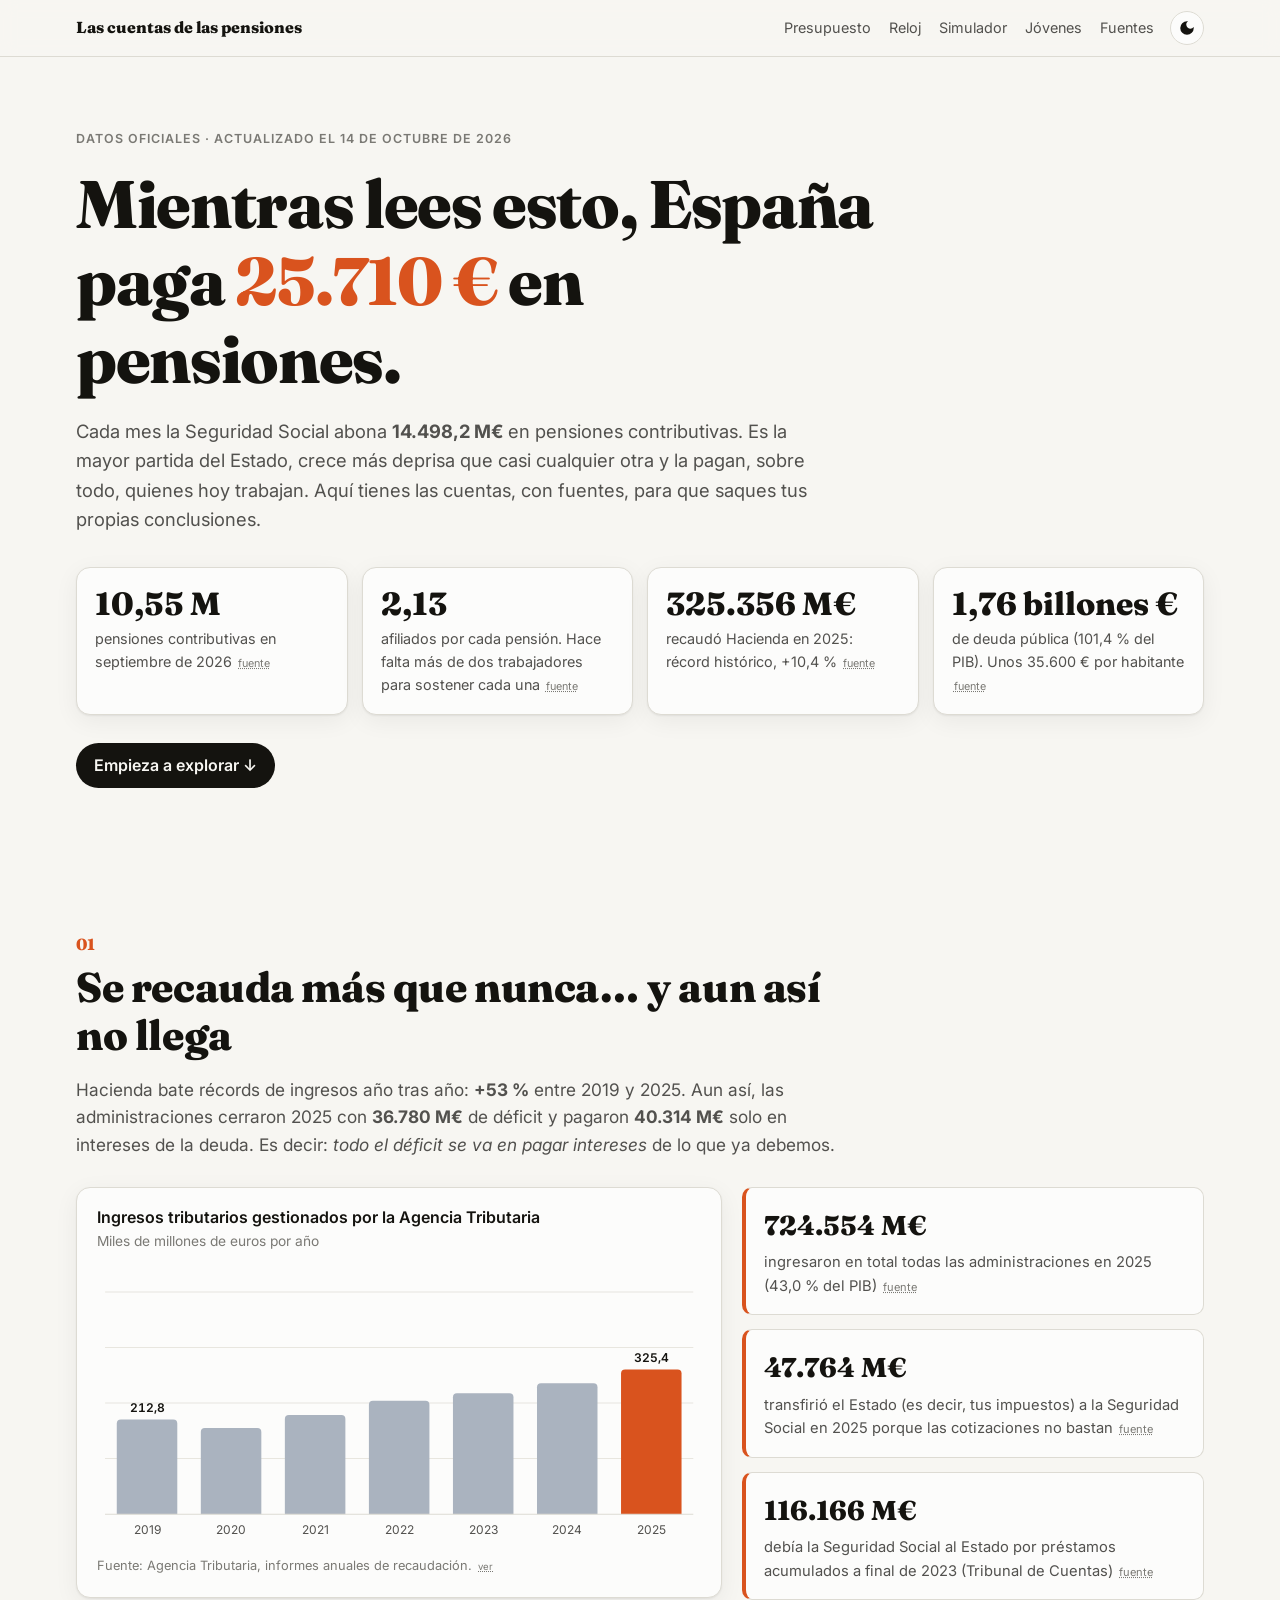
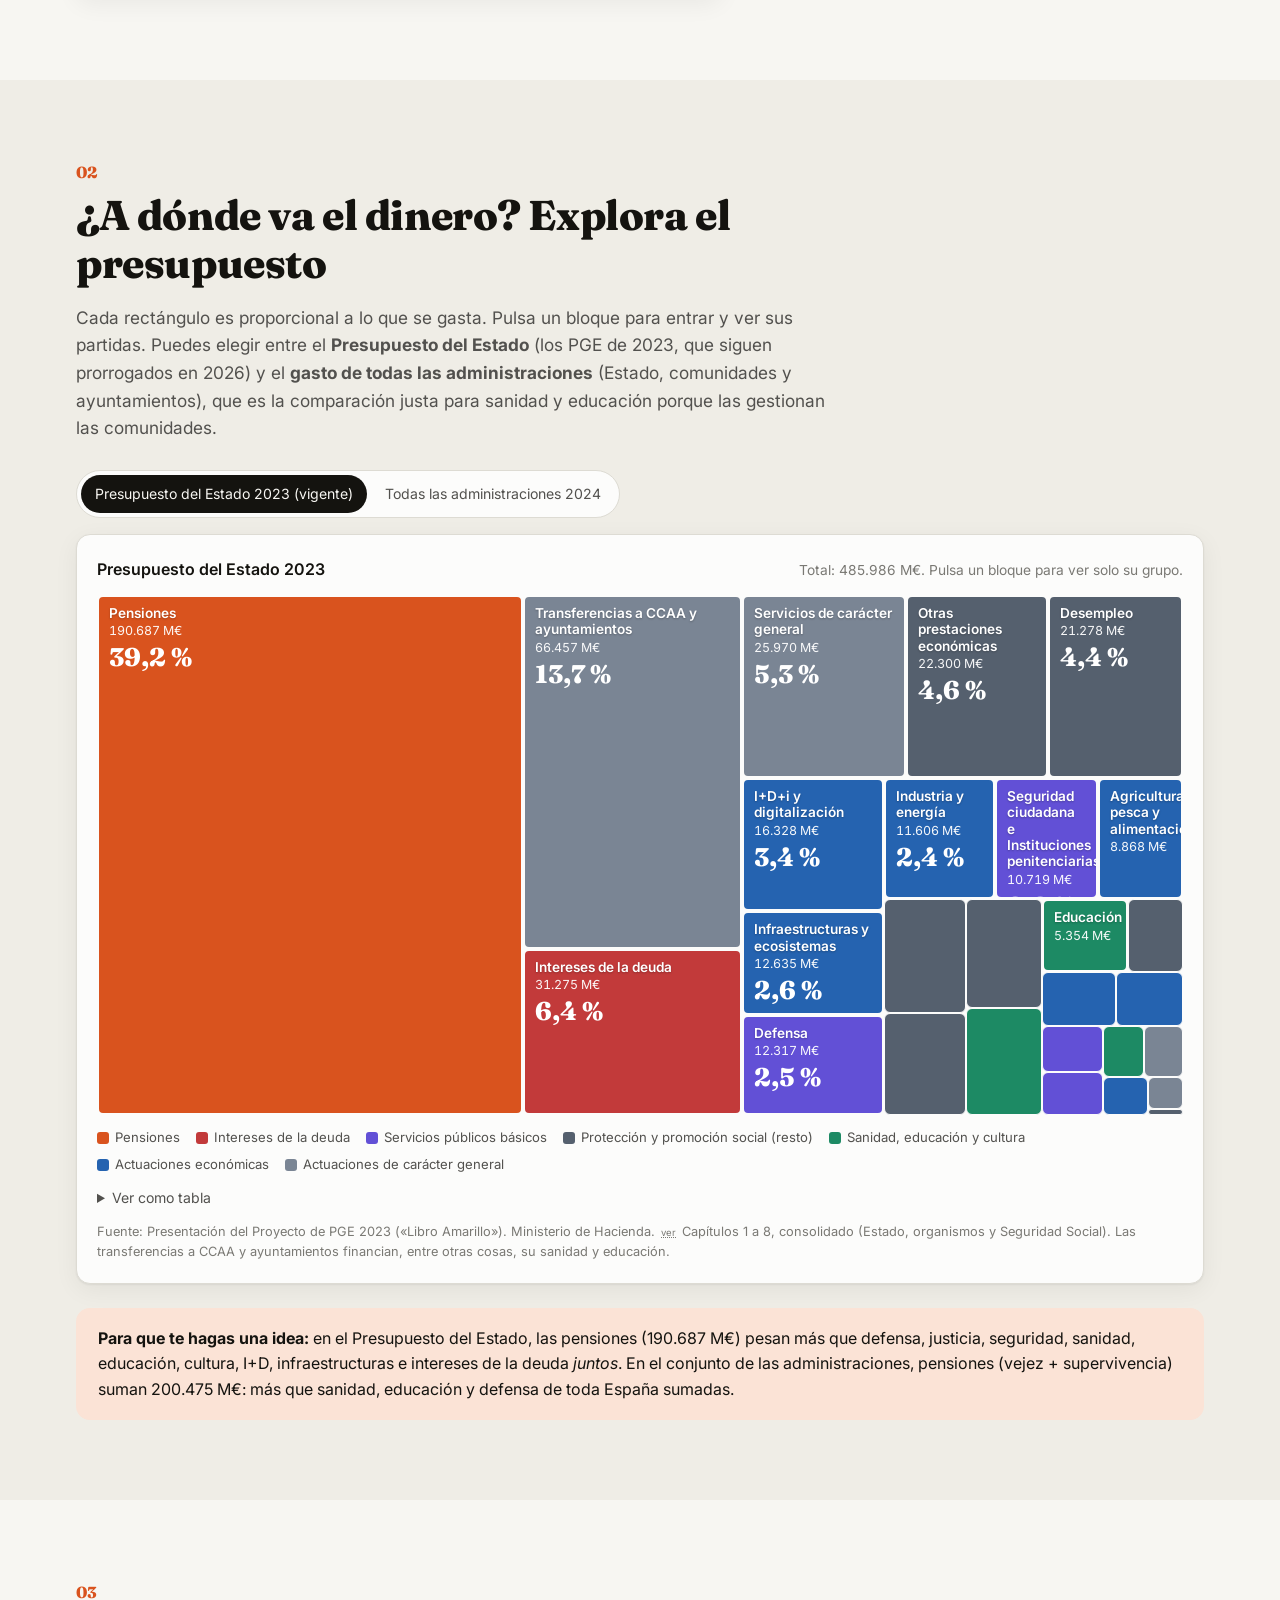
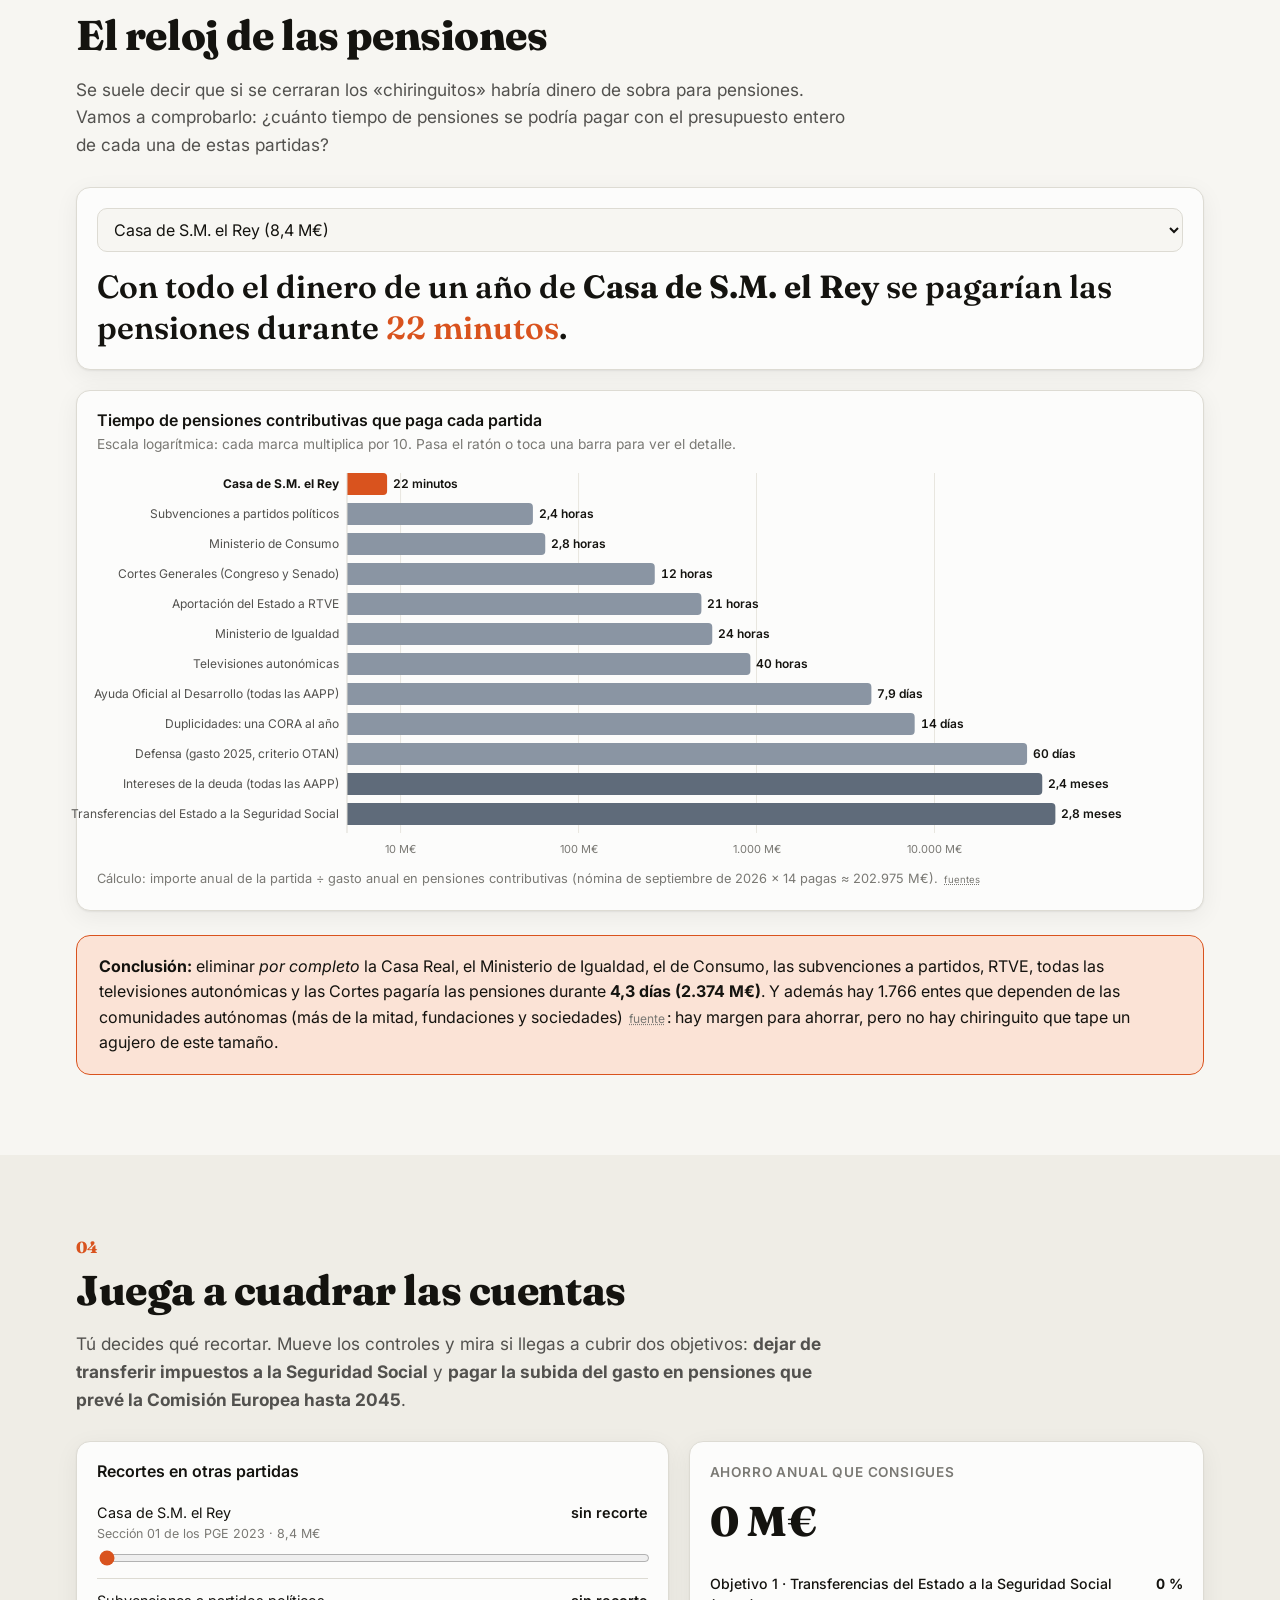
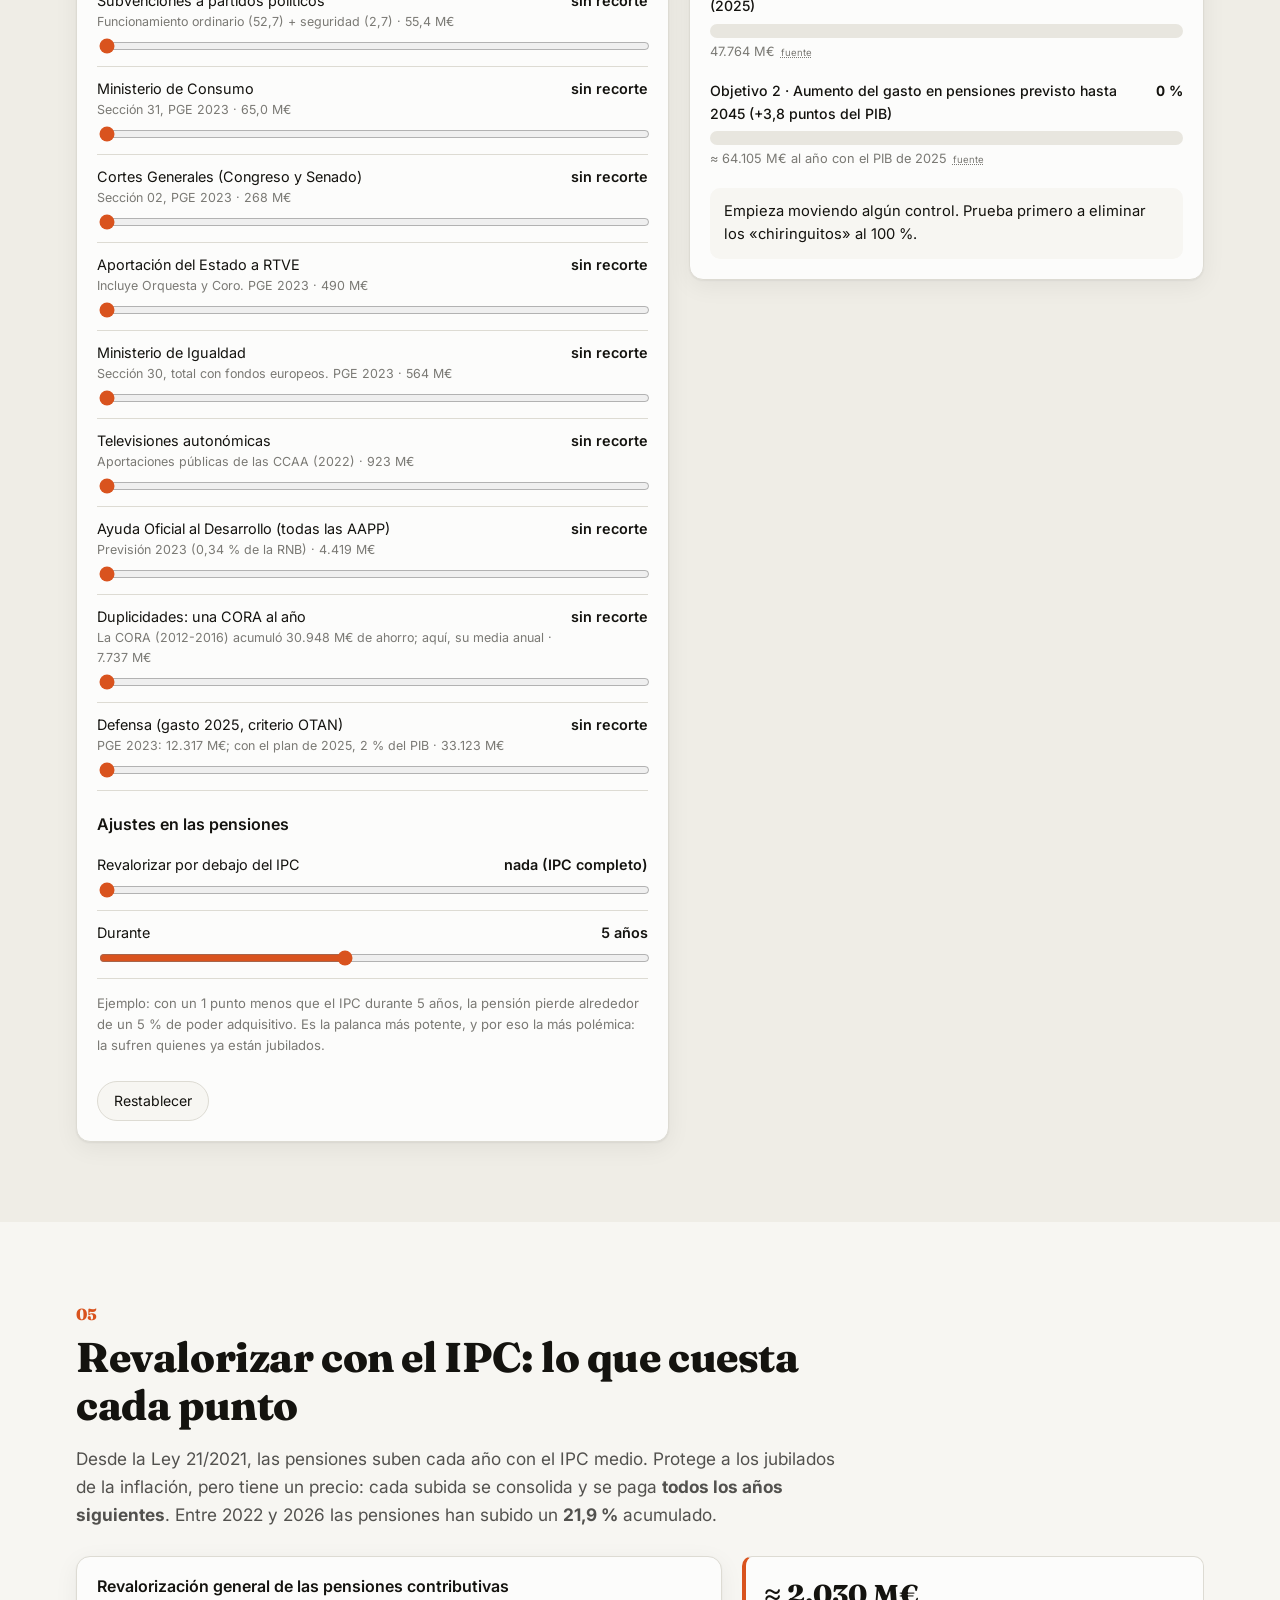
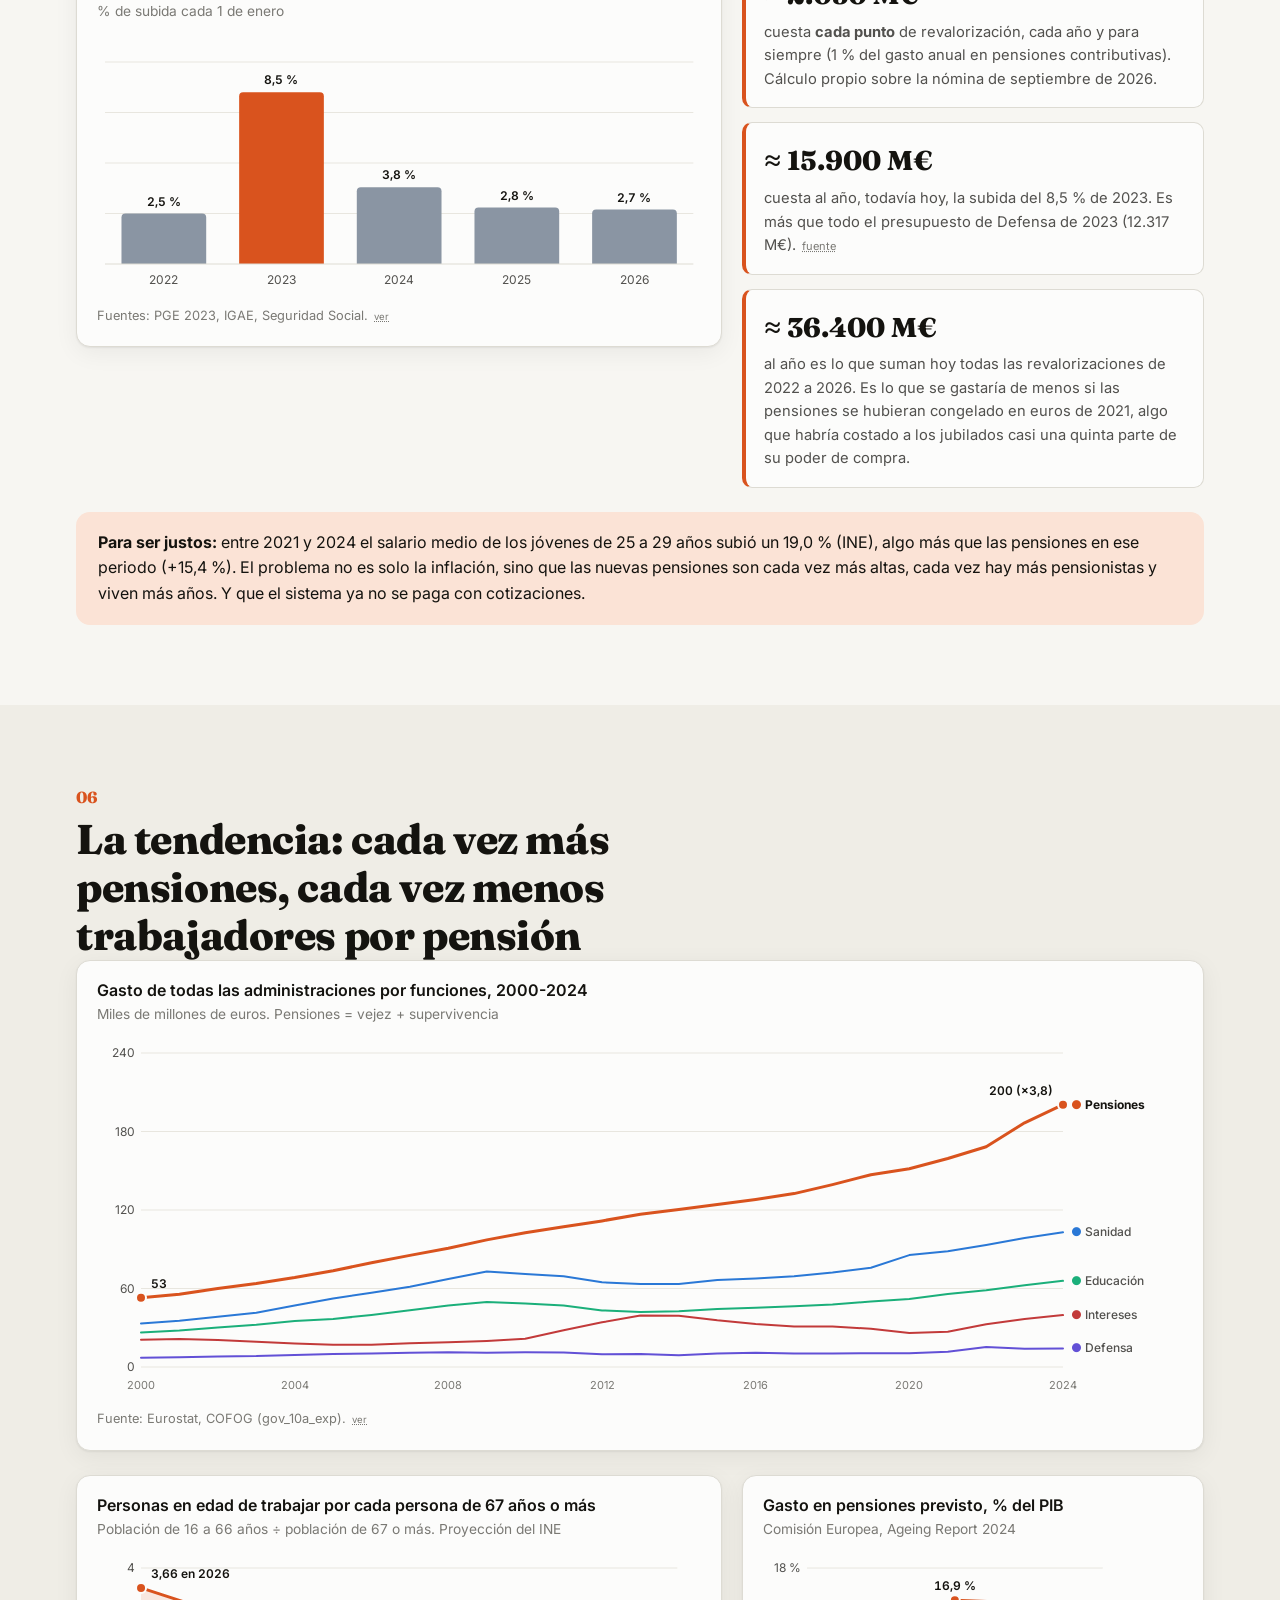
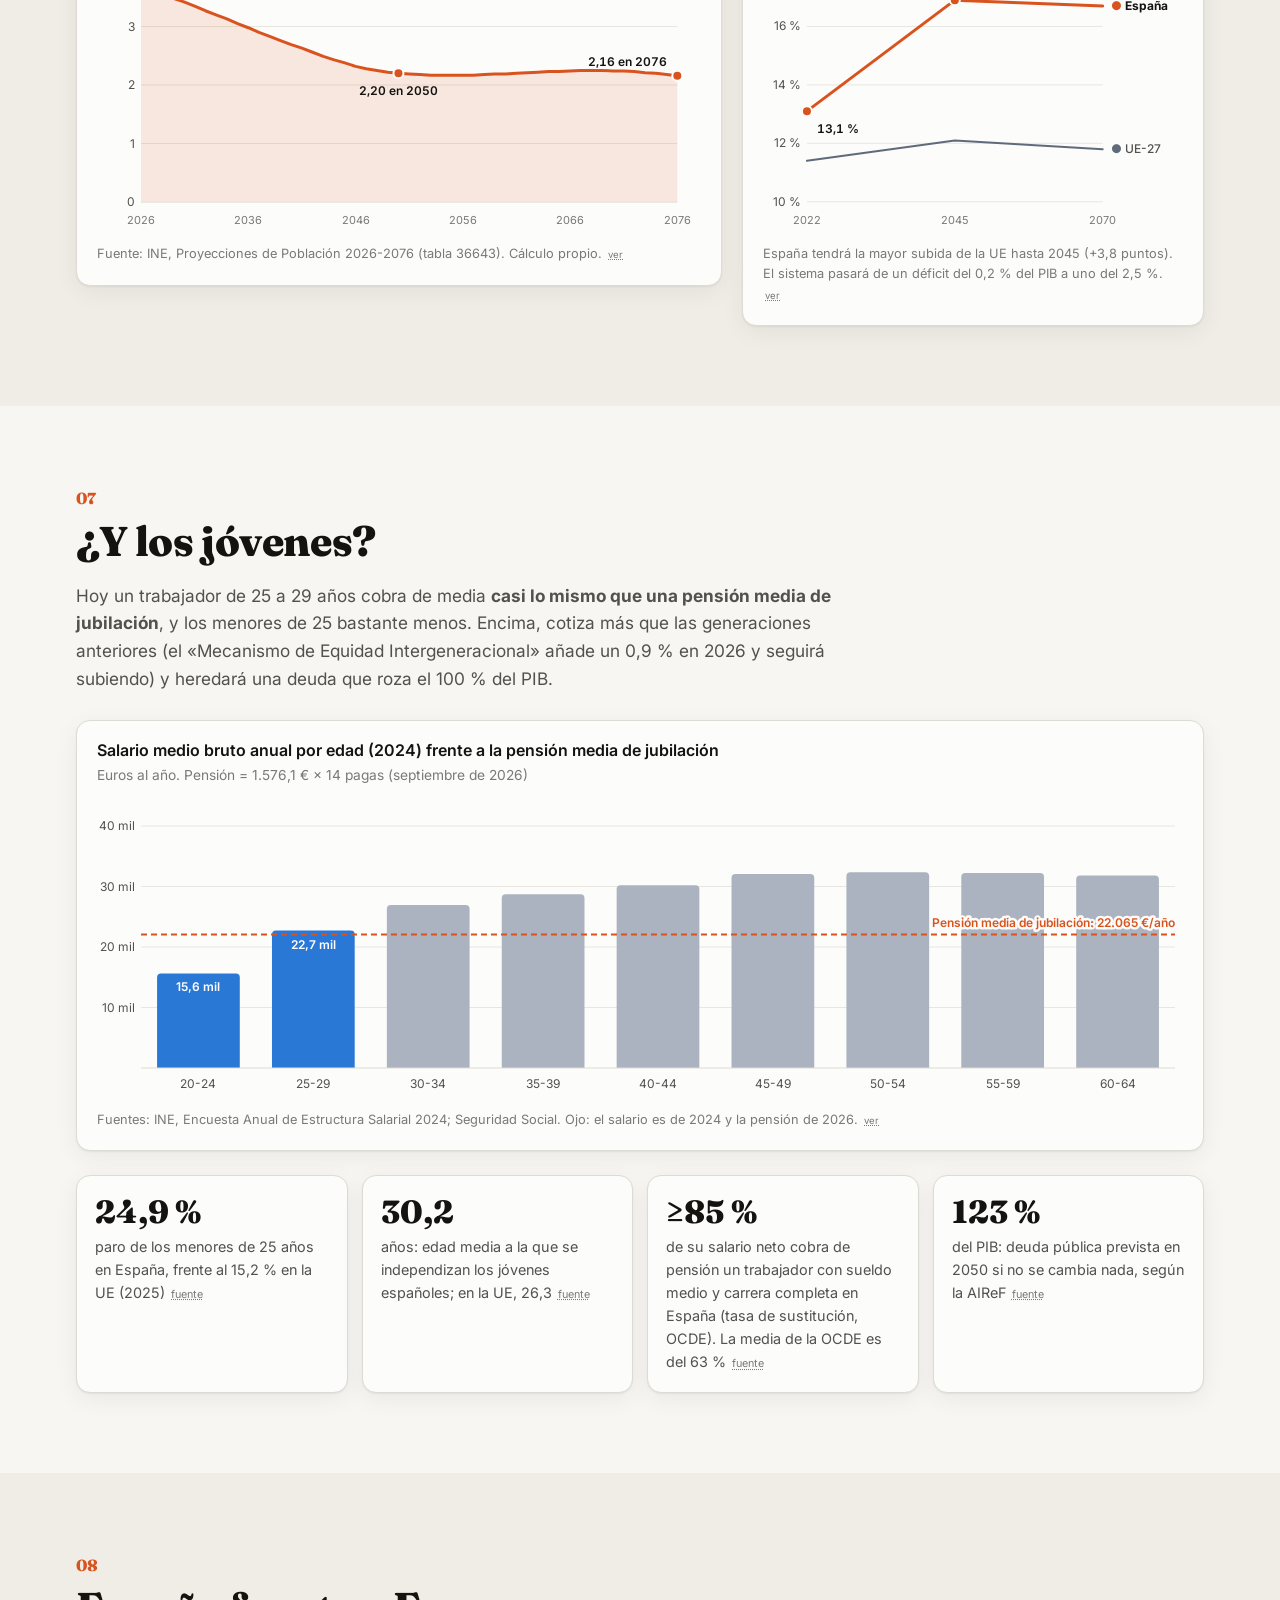
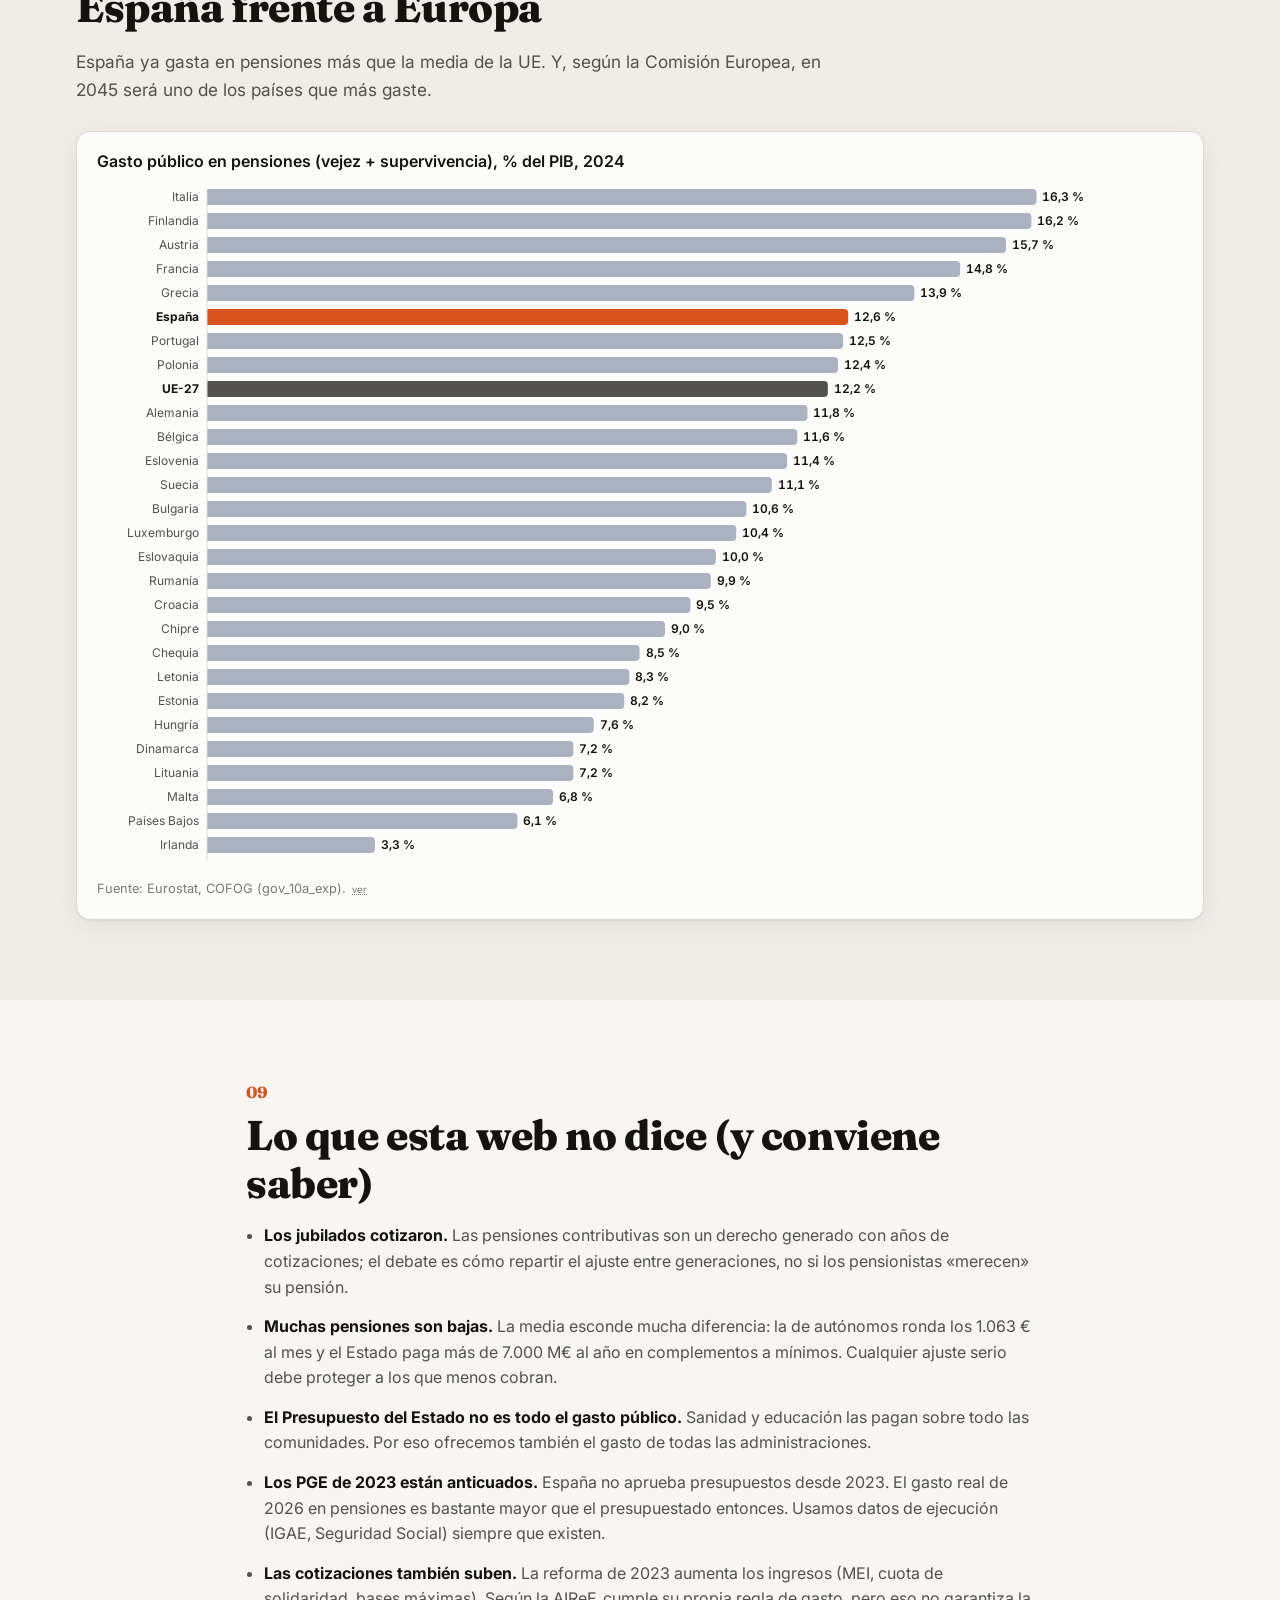
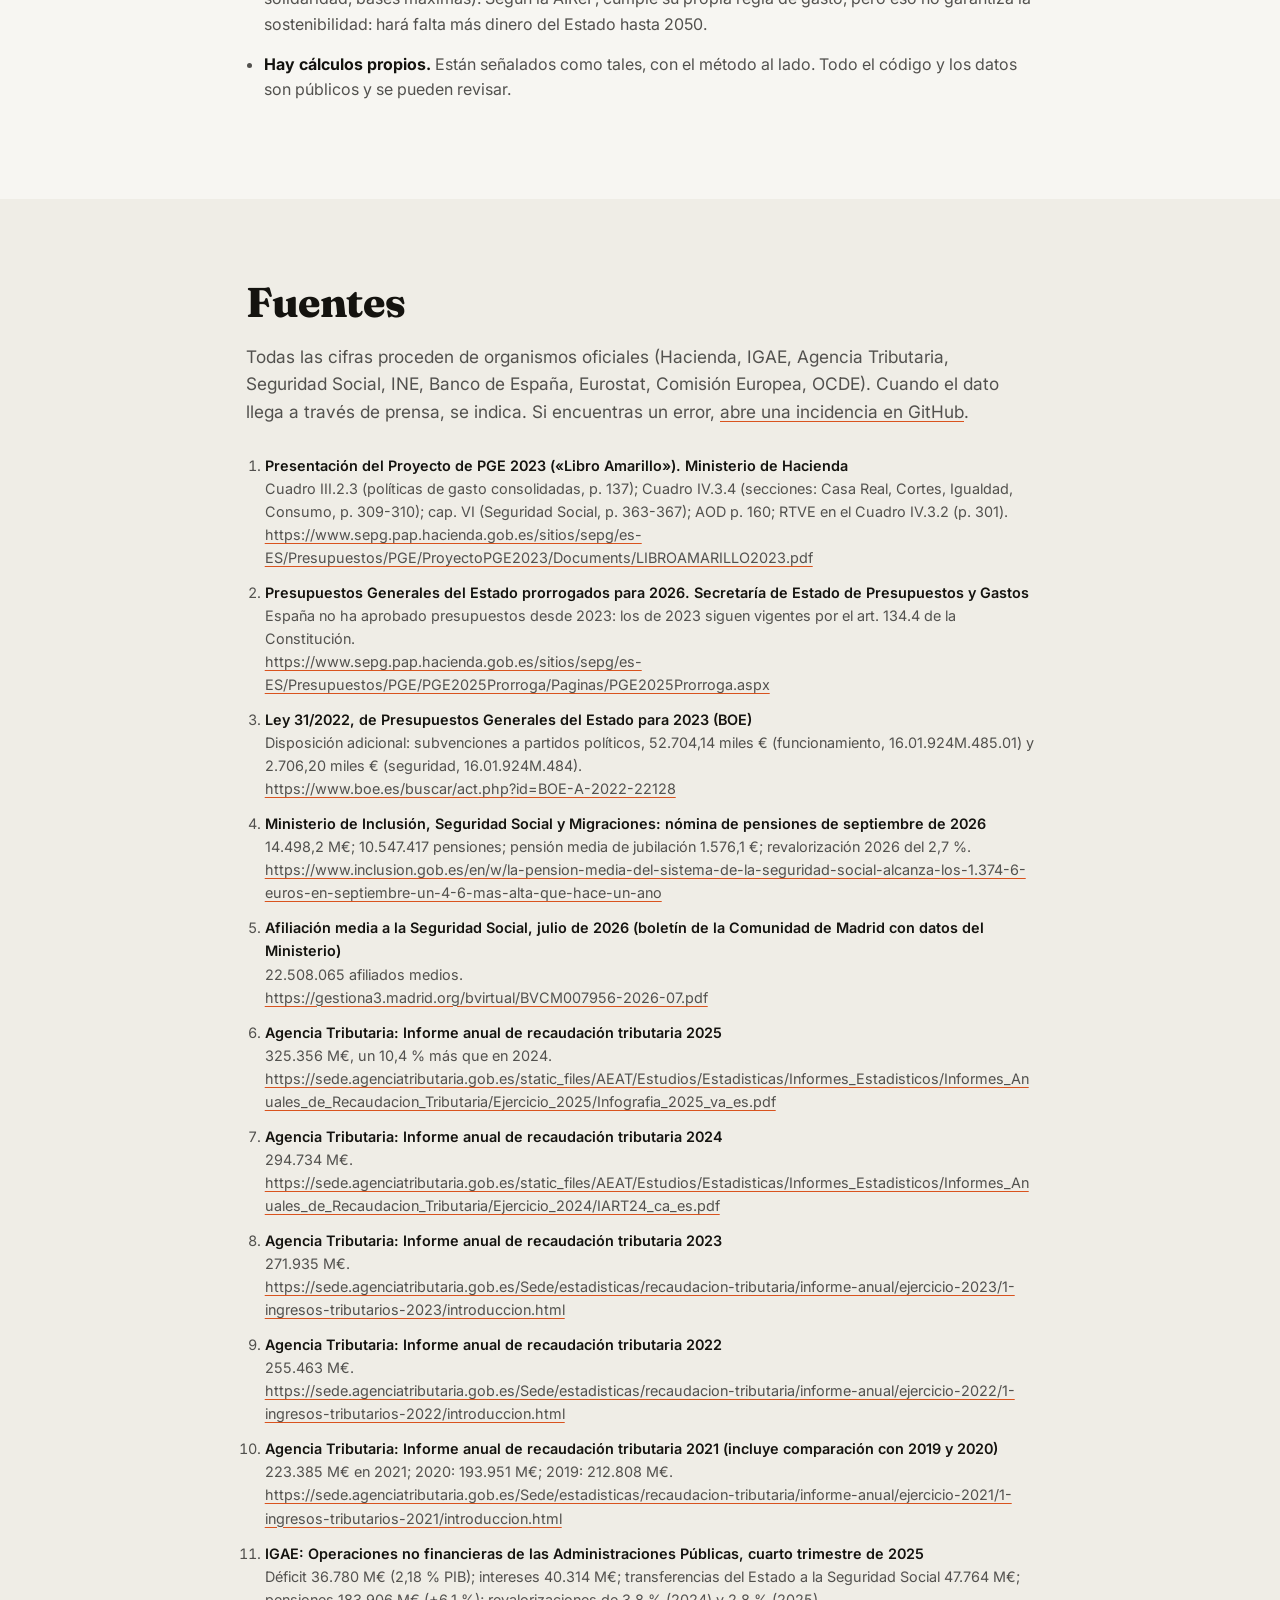
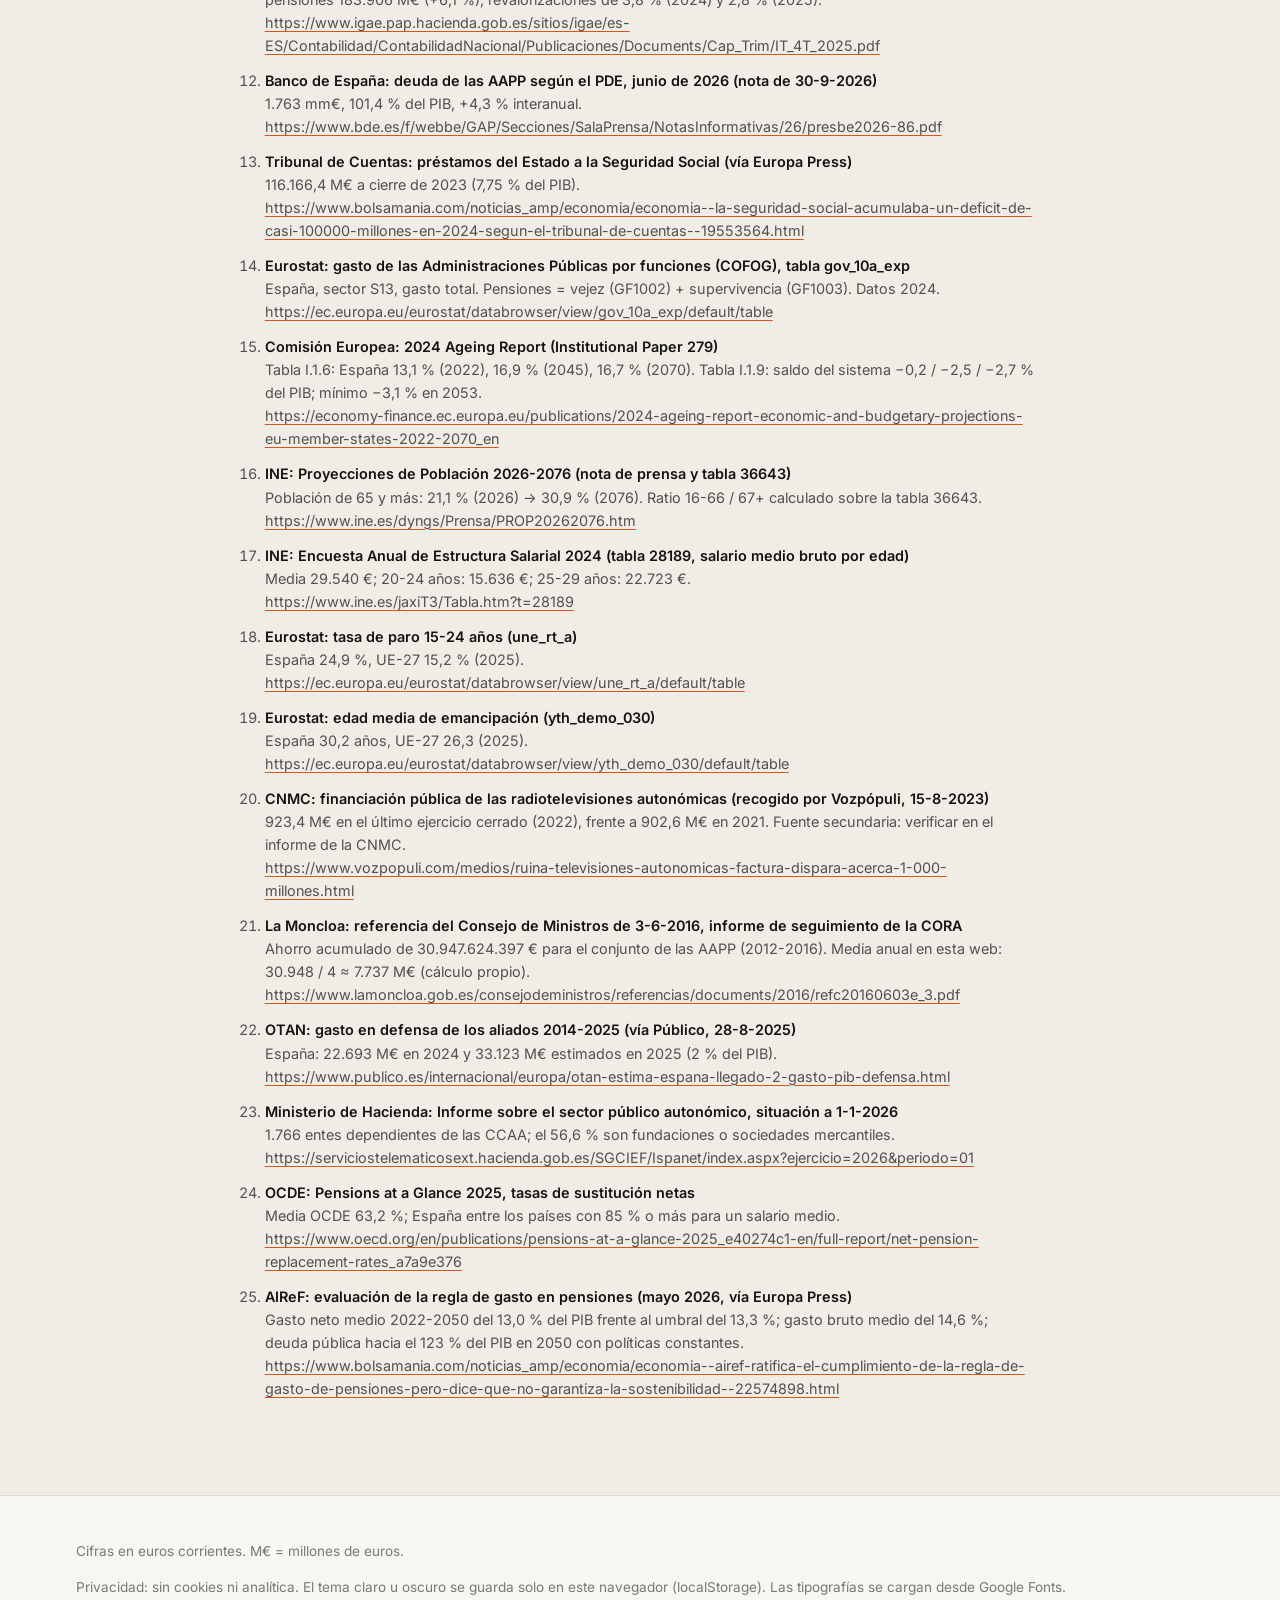
<file: public/index.html>
<!doctype html>
<html lang="es">
<head>
  <meta charset="utf-8">
  <meta name="viewport" content="width=device-width, initial-scale=1">
  <title>Las cuentas de las pensiones</title>
  <meta name="description" content="Infografías interactivas con datos oficiales sobre el gasto en pensiones en España, su sostenibilidad y lo que supone para los jóvenes. Explora los Presupuestos y juega a cuadrar las cuentas.">
  <meta property="og:title" content="Las cuentas de las pensiones">
  <meta property="og:description" content="¿Cuánto cuestan las pensiones? ¿Bastaría con cerrar «chiringuitos»? Datos oficiales, gráficos interactivos y un simulador para comprobarlo tú mismo.">
  <meta property="og:type" content="website">
  <meta property="og:url" content="https://presupuestos.nephei.org/">
  <meta name="theme-color" content="#14130f">
  <link rel="icon" href="favicon.svg" type="image/svg+xml">
  <link rel="preconnect" href="https://fonts.googleapis.com">
  <link rel="preconnect" href="https://fonts.gstatic.com" crossorigin>
  <link href="https://fonts.googleapis.com/css2?family=Fraunces:opsz,wght@9..144,600;9..144,800&family=Inter:wght@400;500;600;700&display=swap" rel="stylesheet">
  <link rel="stylesheet" href="css/styles.css">
</head>
<body>
  <a class="skip" href="#contenido">Saltar al contenido</a>

  <header class="topbar">
    <div class="wrap topbar-in">
      <a class="brand" href="#inicio">Las cuentas de las pensiones</a>
      <nav class="nav" aria-label="Secciones">
        <a href="#presupuesto">Presupuesto</a>
        <a href="#reloj">Reloj</a>
        <a href="#simulador">Simulador</a>
        <a href="#jovenes">Jóvenes</a>
        <a href="#fuentes">Fuentes</a>
      </nav>
      <button class="theme-toggle" id="themeToggle" type="button" aria-label="Cambiar entre tema claro y oscuro">
        <svg viewBox="0 0 24 24" width="18" height="18" aria-hidden="true"><path fill="currentColor" d="M12 3a9 9 0 1 0 9 9c0-.46-.04-.92-.1-1.36a5.39 5.39 0 0 1-4.4 2.26 5.4 5.4 0 0 1-3.14-9.8c-.44-.06-.9-.1-1.36-.1Z"/></svg>
      </button>
    </div>
  </header>

  <main id="contenido">

    <!-- ============ HERO ============ -->
    <section class="hero" id="inicio">
      <div class="wrap">
        <p class="kicker">Datos oficiales · actualizado el <span data-bind="actualizado"></span></p>
        <h1>Mientras lees esto, España paga <span class="accent" id="tickerHero">0 €</span> en pensiones.</h1>
        <p class="lead">Cada mes la Seguridad Social abona <strong data-bind="nominaMensual"></strong> en pensiones contributivas. Es la mayor partida del Estado, crece más deprisa que casi cualquier otra y la pagan, sobre todo, quienes hoy trabajan. Aquí tienes las cuentas, con fuentes, para que saques tus propias conclusiones.</p>

        <div class="tiles">
          <div class="tile">
            <div class="tile-num" data-bind="pensionesN"></div>
            <div class="tile-lab">pensiones contributivas en septiembre de 2026 <button class="src" data-src="segsoc-nomina">fuente</button></div>
          </div>
          <div class="tile">
            <div class="tile-num" data-bind="afiliadosPorPension"></div>
            <div class="tile-lab">afiliados por cada pensión. Hace falta más de dos trabajadores para sostener cada una <button class="src" data-src="afiliacion">fuente</button></div>
          </div>
          <div class="tile">
            <div class="tile-num" data-bind="recaudacion2025"></div>
            <div class="tile-lab">recaudó Hacienda en 2025: récord histórico, +10,4 % <button class="src" data-src="aeat-2025">fuente</button></div>
          </div>
          <div class="tile">
            <div class="tile-num" data-bind="deudaTotal"></div>
            <div class="tile-lab">de deuda pública (<span data-bind="deudaPct"></span> del PIB). Unos <span data-bind="deudaPorHab"></span> por habitante <button class="src" data-src="bde-deuda">fuente</button></div>
          </div>
        </div>
        <a class="cta" href="#presupuesto">Empieza a explorar ↓</a>
      </div>
    </section>

    <!-- ============ 1. RECAUDACIÓN ============ -->
    <section class="sec" id="recaudacion">
      <div class="wrap">
        <p class="sec-num">01</p>
        <h2>Se recauda más que nunca… y aun así no llega</h2>
        <p class="sec-lead">Hacienda bate récords de ingresos año tras año: <strong>+53 %</strong> entre 2019 y 2025. Aun así, las administraciones cerraron 2025 con <strong data-bind="deficit"></strong> de déficit y pagaron <strong data-bind="intereses"></strong> solo en intereses de la deuda. Es decir: <em>todo el déficit se va en pagar intereses</em> de lo que ya debemos.</p>
        <div class="grid-2">
          <figure class="card">
            <figcaption>
              <h3>Ingresos tributarios gestionados por la Agencia Tributaria</h3>
              <p class="sub">Miles de millones de euros por año</p>
            </figcaption>
            <div class="chart" id="chartRecaudacion" role="img" aria-label="Gráfico de barras de la recaudación tributaria 2019-2025"></div>
            <p class="foot">Fuente: Agencia Tributaria, informes anuales de recaudación. <button class="src" data-src="aeat-2025">ver</button></p>
          </figure>
          <div class="facts">
            <div class="fact">
              <span class="fact-num" data-bind="ingresosAAPP"></span>
              <span class="fact-lab">ingresaron en total todas las administraciones en 2025 (<span data-bind="ingresosPct"></span> del PIB) <button class="src" data-src="igae-4t2025">fuente</button></span>
            </div>
            <div class="fact">
              <span class="fact-num" data-bind="transfSS"></span>
              <span class="fact-lab">transfirió el Estado (es decir, tus impuestos) a la Seguridad Social en 2025 porque las cotizaciones no bastan <button class="src" data-src="igae-4t2025">fuente</button></span>
            </div>
            <div class="fact">
              <span class="fact-num" data-bind="prestamosSS"></span>
              <span class="fact-lab">debía la Seguridad Social al Estado por préstamos acumulados a final de 2023 (Tribunal de Cuentas) <button class="src" data-src="tcu-ss">fuente</button></span>
            </div>
          </div>
        </div>
      </div>
    </section>

    <!-- ============ 2. EXPLORADOR ============ -->
    <section class="sec alt" id="presupuesto">
      <div class="wrap">
        <p class="sec-num">02</p>
        <h2>¿A dónde va el dinero? Explora el presupuesto</h2>
        <p class="sec-lead">Cada rectángulo es proporcional a lo que se gasta. Pulsa un bloque para entrar y ver sus partidas. Puedes elegir entre el <strong>Presupuesto del Estado</strong> (los PGE de 2023, que siguen prorrogados en 2026) y el <strong>gasto de todas las administraciones</strong> (Estado, comunidades y ayuntamientos), que es la comparación justa para sanidad y educación porque las gestionan las comunidades.</p>

        <div class="controls" role="group" aria-label="Elegir presupuesto">
          <button class="seg on" data-dataset="pge2023" type="button">Presupuesto del Estado 2023 (vigente)</button>
          <button class="seg" data-dataset="cofog2024" type="button">Todas las administraciones 2024</button>
        </div>

        <figure class="card">
          <figcaption class="explorer-head">
            <nav class="crumbs" id="crumbs" aria-label="Ruta"></nav>
            <p class="sub" id="explorerTotal"></p>
          </figcaption>
          <div class="treemap" id="treemap"></div>
          <div class="legend" id="treemapLegend"></div>
          <details class="table-view">
            <summary>Ver como tabla</summary>
            <div id="treemapTable"></div>
          </details>
          <p class="foot" id="explorerFoot"></p>
        </figure>

        <div class="callout">
          <p><strong>Para que te hagas una idea:</strong> en el Presupuesto del Estado, las pensiones (<span data-bind="pgePensiones"></span>) pesan más que defensa, justicia, seguridad, sanidad, educación, cultura, I+D, infraestructuras e intereses de la deuda <em>juntos</em>. En el conjunto de las administraciones, pensiones (vejez + supervivencia) suman <span data-bind="cofogPensiones"></span>: más que sanidad, educación y defensa de toda España sumadas.</p>
        </div>
      </div>
    </section>

    <!-- ============ 3. RELOJ ============ -->
    <section class="sec" id="reloj">
      <div class="wrap">
        <p class="sec-num">03</p>
        <h2>El reloj de las pensiones</h2>
        <p class="sec-lead">Se suele decir que si se cerraran los «chiringuitos» habría dinero de sobra para pensiones. Vamos a comprobarlo: ¿cuánto tiempo de pensiones se podría pagar con el presupuesto entero de cada una de estas partidas?</p>

        <div class="clock-hero card">
          <label for="clockSelect" class="sr-only">Elige una partida</label>
          <select id="clockSelect" class="select"></select>
          <p class="clock-statement" id="clockStatement" aria-live="polite"></p>
        </div>

        <figure class="card">
          <figcaption>
            <h3>Tiempo de pensiones contributivas que paga cada partida</h3>
            <p class="sub">Escala logarítmica: cada marca multiplica por 10. Pasa el ratón o toca una barra para ver el detalle.</p>
          </figcaption>
          <div class="chart" id="chartClock"></div>
          <p class="foot">Cálculo: importe anual de la partida ÷ gasto anual en pensiones contributivas (nómina de septiembre de 2026 × 14 pagas ≈ <span data-bind="gastoAnual"></span>). <button class="src" data-src="segsoc-nomina">fuentes</button></p>
        </figure>

        <div class="callout warn">
          <p><strong>Conclusión:</strong> eliminar <em>por completo</em> la Casa Real, el Ministerio de Igualdad, el de Consumo, las subvenciones a partidos, RTVE, todas las televisiones autonómicas y las Cortes pagaría las pensiones durante <strong id="clockSumSmall"></strong>. Y además hay <span data-bind="entes"></span> entes que dependen de las comunidades autónomas (más de la mitad, fundaciones y sociedades) <button class="src" data-src="hacienda-ispa">fuente</button>: hay margen para ahorrar, pero no hay chiringuito que tape un agujero de este tamaño.</p>
        </div>
      </div>
    </section>

    <!-- ============ 4. SIMULADOR ============ -->
    <section class="sec alt" id="simulador">
      <div class="wrap">
        <p class="sec-num">04</p>
        <h2>Juega a cuadrar las cuentas</h2>
        <p class="sec-lead">Tú decides qué recortar. Mueve los controles y mira si llegas a cubrir dos objetivos: <strong>dejar de transferir impuestos a la Seguridad Social</strong> y <strong>pagar la subida del gasto en pensiones que prevé la Comisión Europea hasta 2045</strong>.</p>

        <div class="sim">
          <div class="sim-controls card" id="simControls">
            <h3>Recortes en otras partidas</h3>
            <div id="simSliders"></div>
            <h3 class="mt">Ajustes en las pensiones</h3>
            <div class="sim-row">
              <label for="revalGap">Revalorizar por debajo del IPC <output id="revalGapOut"></output></label>
              <input type="range" id="revalGap" min="0" max="2" step="0.25" value="0">
            </div>
            <div class="sim-row">
              <label for="revalYears">Durante <output id="revalYearsOut"></output></label>
              <input type="range" id="revalYears" min="1" max="10" step="1" value="5">
            </div>
            <p class="hint">Ejemplo: con un 1 punto menos que el IPC durante 5 años, la pensión pierde alrededor de un 5 % de poder adquisitivo. Es la palanca más potente, y por eso la más polémica: la sufren quienes ya están jubilados.</p>
            <button class="reset" id="simReset" type="button">Restablecer</button>
          </div>

          <div class="sim-result">
            <div class="card sticky">
              <p class="sim-total-lab">Ahorro anual que consigues</p>
              <p class="sim-total" id="simTotal" aria-live="polite">0 M€</p>
              <div class="goal">
                <div class="goal-head"><span>Objetivo 1 · Transferencias del Estado a la Seguridad Social (2025)</span><span id="goal1Pct"></span></div>
                <div class="bar"><div class="bar-fill" id="goal1Bar"></div></div>
                <p class="goal-sub"><span data-bind="transfSS"></span> <button class="src" data-src="igae-4t2025">fuente</button></p>
              </div>
              <div class="goal">
                <div class="goal-head"><span>Objetivo 2 · Aumento del gasto en pensiones previsto hasta 2045 (+3,8 puntos del PIB)</span><span id="goal2Pct"></span></div>
                <div class="bar"><div class="bar-fill" id="goal2Bar"></div></div>
                <p class="goal-sub">≈ <span data-bind="goal2"></span> al año con el PIB de 2025 <button class="src" data-src="ageing-2024">fuente</button></p>
              </div>
              <p class="sim-verdict" id="simVerdict"></p>
            </div>
          </div>
        </div>
      </div>
    </section>

    <!-- ============ 5. REVALORIZACIÓN ============ -->
    <section class="sec" id="revalorizacion">
      <div class="wrap">
        <p class="sec-num">05</p>
        <h2>Revalorizar con el IPC: lo que cuesta cada punto</h2>
        <p class="sec-lead">Desde la Ley 21/2021, las pensiones suben cada año con el IPC medio. Protege a los jubilados de la inflación, pero tiene un precio: cada subida se consolida y se paga <strong>todos los años siguientes</strong>. Entre 2022 y 2026 las pensiones han subido un <strong id="revalAcum"></strong> acumulado.</p>
        <div class="grid-2">
          <figure class="card">
            <figcaption>
              <h3>Revalorización general de las pensiones contributivas</h3>
              <p class="sub">% de subida cada 1 de enero</p>
            </figcaption>
            <div class="chart" id="chartReval"></div>
            <p class="foot">Fuentes: PGE 2023, IGAE, Seguridad Social. <button class="src" data-src="igae-4t2025">ver</button></p>
          </figure>
          <div class="facts">
            <div class="fact">
              <span class="fact-num" id="costePunto"></span>
              <span class="fact-lab">cuesta <strong>cada punto</strong> de revalorización, cada año y para siempre (1 % del gasto anual en pensiones contributivas). Cálculo propio sobre la nómina de septiembre de 2026.</span>
            </div>
            <div class="fact">
              <span class="fact-num" id="coste2023"></span>
              <span class="fact-lab">cuesta al año, todavía hoy, la subida del 8,5 % de 2023. Es más que todo el presupuesto de Defensa de 2023 (12.317 M€). <button class="src" data-src="pge2023">fuente</button></span>
            </div>
            <div class="fact">
              <span class="fact-num" id="costeAcum"></span>
              <span class="fact-lab">al año es lo que suman hoy todas las revalorizaciones de 2022 a 2026. Es lo que se gastaría de menos si las pensiones se hubieran congelado en euros de 2021, algo que habría costado a los jubilados casi una quinta parte de su poder de compra.</span>
            </div>
          </div>
        </div>
        <div class="callout">
          <p><strong>Para ser justos:</strong> entre 2021 y 2024 el salario medio de los jóvenes de 25 a 29 años subió un <span id="salJovenCrec"></span> (INE), algo más que las pensiones en ese periodo (+15,4 %). El problema no es solo la inflación, sino que las nuevas pensiones son cada vez más altas, cada vez hay más pensionistas y viven más años. Y que el sistema ya no se paga con cotizaciones.</p>
        </div>
      </div>
    </section>

    <!-- ============ 6. EVOLUCIÓN + DEMOGRAFÍA ============ -->
    <section class="sec alt" id="demografia">
      <div class="wrap">
        <p class="sec-num">06</p>
        <h2>La tendencia: cada vez más pensiones, cada vez menos trabajadores por pensión</h2>
        <figure class="card">
          <figcaption>
            <h3>Gasto de todas las administraciones por funciones, 2000-2024</h3>
            <p class="sub">Miles de millones de euros. Pensiones = vejez + supervivencia</p>
          </figcaption>
          <div class="chart tall" id="chartEvol"></div>
          <p class="foot">Fuente: Eurostat, COFOG (gov_10a_exp). <button class="src" data-src="eurostat-cofog">ver</button></p>
        </figure>

        <div class="grid-2 mt">
          <figure class="card">
            <figcaption>
              <h3>Personas en edad de trabajar por cada persona de 67 años o más</h3>
              <p class="sub">Población de 16 a 66 años ÷ población de 67 o más. Proyección del INE</p>
            </figcaption>
            <div class="chart" id="chartDemo"></div>
            <p class="foot">Fuente: INE, Proyecciones de Población 2026-2076 (tabla 36643). Cálculo propio. <button class="src" data-src="ine-proyecciones">ver</button></p>
          </figure>
          <figure class="card">
            <figcaption>
              <h3>Gasto en pensiones previsto, % del PIB</h3>
              <p class="sub">Comisión Europea, Ageing Report 2024</p>
            </figcaption>
            <div class="chart" id="chartAgeing"></div>
            <p class="foot">España tendrá la mayor subida de la UE hasta 2045 (+3,8 puntos). El sistema pasará de un déficit del 0,2 % del PIB a uno del 2,5 %. <button class="src" data-src="ageing-2024">ver</button></p>
          </figure>
        </div>
      </div>
    </section>

    <!-- ============ 7. JÓVENES ============ -->
    <section class="sec" id="jovenes">
      <div class="wrap">
        <p class="sec-num">07</p>
        <h2>¿Y los jóvenes?</h2>
        <p class="sec-lead">Hoy un trabajador de 25 a 29 años cobra de media <strong>casi lo mismo que una pensión media de jubilación</strong>, y los menores de 25 bastante menos. Encima, cotiza más que las generaciones anteriores (el «Mecanismo de Equidad Intergeneracional» añade un 0,9 % en 2026 y seguirá subiendo) y heredará una deuda que roza el 100 % del PIB.</p>

        <figure class="card">
          <figcaption>
            <h3>Salario medio bruto anual por edad (2024) frente a la pensión media de jubilación</h3>
            <p class="sub">Euros al año. Pensión = 1.576,1 € × 14 pagas (septiembre de 2026)</p>
          </figcaption>
          <div class="chart" id="chartSalarios"></div>
          <p class="foot">Fuentes: INE, Encuesta Anual de Estructura Salarial 2024; Seguridad Social. Ojo: el salario es de 2024 y la pensión de 2026. <button class="src" data-src="ine-salarios">ver</button></p>
        </figure>

        <div class="tiles mt">
          <div class="tile">
            <div class="tile-num"><span data-bind="paroEs"></span></div>
            <div class="tile-lab">paro de los menores de 25 años en España, frente al <span data-bind="paroUe"></span> en la UE (2025) <button class="src" data-src="eurostat-paro">fuente</button></div>
          </div>
          <div class="tile">
            <div class="tile-num"><span data-bind="emanEs"></span></div>
            <div class="tile-lab">años: edad media a la que se independizan los jóvenes españoles; en la UE, <span data-bind="emanUe"></span> <button class="src" data-src="eurostat-emancipacion">fuente</button></div>
          </div>
          <div class="tile">
            <div class="tile-num">≥85 %</div>
            <div class="tile-lab">de su salario neto cobra de pensión un trabajador con sueldo medio y carrera completa en España (tasa de sustitución, OCDE). La media de la OCDE es del 63 % <button class="src" data-src="ocde-pag2025">fuente</button></div>
          </div>
          <div class="tile">
            <div class="tile-num">123 %</div>
            <div class="tile-lab">del PIB: deuda pública prevista en 2050 si no se cambia nada, según la AIReF <button class="src" data-src="airef-2026">fuente</button></div>
          </div>
        </div>
      </div>
    </section>

    <!-- ============ 8. EUROPA ============ -->
    <section class="sec alt" id="europa">
      <div class="wrap">
        <p class="sec-num">08</p>
        <h2>España frente a Europa</h2>
        <p class="sec-lead">España ya gasta en pensiones más que la media de la UE. Y, según la Comisión Europea, en 2045 será uno de los países que más gaste.</p>
        <figure class="card">
          <figcaption>
            <h3>Gasto público en pensiones (vejez + supervivencia), % del PIB, 2024</h3>
          </figcaption>
          <div class="chart" id="chartUE"></div>
          <p class="foot">Fuente: Eurostat, COFOG (gov_10a_exp). <button class="src" data-src="eurostat-cofog">ver</button></p>
        </figure>
      </div>
    </section>

    <!-- ============ 9. MATICES ============ -->
    <section class="sec" id="matices">
      <div class="wrap narrow">
        <p class="sec-num">09</p>
        <h2>Lo que esta web no dice (y conviene saber)</h2>
        <ul class="caveats">
          <li><strong>Los jubilados cotizaron.</strong> Las pensiones contributivas son un derecho generado con años de cotizaciones; el debate es cómo repartir el ajuste entre generaciones, no si los pensionistas «merecen» su pensión.</li>
          <li><strong>Muchas pensiones son bajas.</strong> La media esconde mucha diferencia: la de autónomos ronda los 1.063 € al mes y el Estado paga más de 7.000 M€ al año en complementos a mínimos. Cualquier ajuste serio debe proteger a los que menos cobran.</li>
          <li><strong>El Presupuesto del Estado no es todo el gasto público.</strong> Sanidad y educación las pagan sobre todo las comunidades. Por eso ofrecemos también el gasto de todas las administraciones.</li>
          <li><strong>Los PGE de 2023 están anticuados.</strong> España no aprueba presupuestos desde 2023. El gasto real de 2026 en pensiones es bastante mayor que el presupuestado entonces. Usamos datos de ejecución (IGAE, Seguridad Social) siempre que existen.</li>
          <li><strong>Las cotizaciones también suben.</strong> La reforma de 2023 aumenta los ingresos (MEI, cuota de solidaridad, bases máximas). Según la AIReF, cumple su propia regla de gasto, pero eso no garantiza la sostenibilidad: hará falta más dinero del Estado hasta 2050.</li>
          <li><strong>Hay cálculos propios.</strong> Están señalados como tales, con el método al lado. Todo el código y los datos son públicos y se pueden revisar.</li>
        </ul>
      </div>
    </section>

    <!-- ============ FUENTES ============ -->
    <section class="sec alt" id="fuentes">
      <div class="wrap narrow">
        <h2>Fuentes</h2>
        <p class="sec-lead">Todas las cifras proceden de organismos oficiales (Hacienda, IGAE, Agencia Tributaria, Seguridad Social, INE, Banco de España, Eurostat, Comisión Europea, OCDE). Cuando el dato llega a través de prensa, se indica. Si encuentras un error, <a href="https://github.com/aifaro/calculadora-estatal-presupuestos/issues">abre una incidencia en GitHub</a>.</p>
        <ol class="sources" id="sourcesList"></ol>
      </div>
    </section>
  </main>

  <footer class="footer">
    <div class="wrap">
      <p>Cifras en euros corrientes. M€ = millones de euros.</p>
      <p>Privacidad: sin cookies ni analítica. El tema claro u oscuro se guarda solo en este navegador (localStorage). Las tipografías se cargan desde Google Fonts.</p>
    </div>
  </footer>

  <div class="tooltip" id="tooltip" role="tooltip" hidden></div>
  <dialog class="src-dialog" id="srcDialog">
    <form method="dialog">
      <h3 id="srcTitle"></h3>
      <p id="srcDetail"></p>
      <p><a id="srcLink" href="#" target="_blank" rel="noopener">Abrir la fuente original ↗</a></p>
      <button type="submit" class="reset">Cerrar</button>
    </form>
  </dialog>

  <script src="js/data.js"></script>
  <script src="js/app.js"></script>
</body>
</html>
</file>
<file: public/css/styles.css>
/* ===== Tokens ===== */
:root {
  color-scheme: light;
  --bg: #f7f6f2;
  --bg-alt: #efede6;
  --surface: #fcfcfb;
  --ink: #14130f;
  --ink-2: #52514e;
  --ink-3: #7a7974;
  --line: #dddbd3;
  --grid: #e8e6df;
  --accent: #d9531e;         /* pensiones */
  --accent-soft: #fbe3d6;
  --debt: #c23a3a;           /* deuda / intereses */
  --neutral-1: #5f6b7a;
  --neutral-2: #8a95a3;
  --neutral-3: #aab3bf;
  --series-blue: #2a78d6;
  --series-aqua: #1baf7a;
  --series-yellow: #eda100;
  --series-violet: #6250d6;
  --good: #0ca30c;
  --shadow: 0 1px 2px rgba(20,19,15,.06), 0 6px 24px rgba(20,19,15,.06);
  --radius: 14px;
  --font: "Inter", system-ui, -apple-system, "Segoe UI", Roboto, sans-serif;
  --serif: "Fraunces", Georgia, serif;
}
@media (prefers-color-scheme: dark) {
  :root:not([data-theme="light"]) {
    color-scheme: dark;
    --bg: #14130f;
    --bg-alt: #1b1a16;
    --surface: #201f1b;
    --ink: #f0efec;
    --ink-2: #c3c2b7;
    --ink-3: #8f8e86;
    --line: #34332e;
    --grid: #2b2a26;
    --accent: #f0743e;
    --accent-soft: #3a2418;
    --debt: #e66767;
    --neutral-1: #8c97a5;
    --neutral-2: #6b7684;
    --neutral-3: #4f5864;
    --series-blue: #3987e5;
    --series-aqua: #199e70;
    --series-yellow: #c98500;
    --series-violet: #9085e9;
    --shadow: 0 1px 2px rgba(0,0,0,.3), 0 6px 24px rgba(0,0,0,.25);
  }
}
:root[data-theme="dark"] {
  color-scheme: dark;
  --bg: #14130f;
  --bg-alt: #1b1a16;
  --surface: #201f1b;
  --ink: #f0efec;
  --ink-2: #c3c2b7;
  --ink-3: #8f8e86;
  --line: #34332e;
  --grid: #2b2a26;
  --accent: #f0743e;
  --accent-soft: #3a2418;
  --debt: #e66767;
  --neutral-1: #8c97a5;
  --neutral-2: #6b7684;
  --neutral-3: #4f5864;
  --series-blue: #3987e5;
  --series-aqua: #199e70;
  --series-yellow: #c98500;
  --series-violet: #9085e9;
  --shadow: 0 1px 2px rgba(0,0,0,.3), 0 6px 24px rgba(0,0,0,.25);
}

/* ===== Base ===== */
* { box-sizing: border-box; }
html { scroll-behavior: smooth; scroll-padding-top: 64px; }
body {
  margin: 0; background: var(--bg); color: var(--ink);
  font: 16px/1.6 var(--font); -webkit-font-smoothing: antialiased;
}
a { color: inherit; text-decoration-color: var(--accent); text-underline-offset: 3px; }
h1, h2, h3 { line-height: 1.15; margin: 0; }
h1 { font-family: var(--serif); font-weight: 800; font-size: clamp(2.1rem, 5.5vw, 4.2rem); letter-spacing: -.02em; max-width: 18ch; }
h2 { font-family: var(--serif); font-weight: 800; font-size: clamp(1.7rem, 3.6vw, 2.6rem); letter-spacing: -.01em; max-width: 26ch; }
h3 { font-size: 1rem; font-weight: 600; }
.wrap { max-width: 1160px; margin: 0 auto; padding: 0 16px; }
.wrap.narrow { max-width: 820px; }
.sr-only { position: absolute; width: 1px; height: 1px; overflow: hidden; clip: rect(0 0 0 0); }
.skip { position: absolute; left: -999px; }
.skip:focus { left: 16px; top: 8px; z-index: 100; background: var(--surface); padding: 8px 12px; border-radius: 8px; }
.mt { margin-top: 24px; }
:focus-visible { outline: 2px solid var(--accent); outline-offset: 2px; }

/* ===== Top bar ===== */
.topbar { position: sticky; top: 0; z-index: 20; background: color-mix(in srgb, var(--bg) 88%, transparent); backdrop-filter: blur(8px); border-bottom: 1px solid var(--line); }
.topbar-in { display: flex; align-items: center; gap: 16px; height: 56px; }
.brand { font-family: var(--serif); font-weight: 800; text-decoration: none; white-space: nowrap; }
.nav { display: flex; gap: 18px; margin-left: auto; font-size: .9rem; }
.nav a { text-decoration: none; color: var(--ink-2); }
.nav a:hover { color: var(--ink); }
.theme-toggle { border: 1px solid var(--line); background: var(--surface); color: var(--ink); border-radius: 999px; width: 34px; height: 34px; display: grid; place-items: center; cursor: pointer; }
@media (max-width: 720px) { .nav { display: none; } .theme-toggle { margin-left: auto; } }

/* ===== Hero ===== */
.hero { padding: 72px 0 64px; }
.kicker { text-transform: uppercase; letter-spacing: .08em; font-size: .78rem; color: var(--ink-3); font-weight: 600; margin: 0 0 16px; }
.accent { color: var(--accent); font-variant-numeric: tabular-nums; white-space: nowrap; }
.lead { font-size: 1.15rem; color: var(--ink-2); max-width: 62ch; margin: 20px 0 32px; }
.cta { display: inline-block; margin-top: 28px; font-weight: 600; text-decoration: none; padding: 10px 18px; border-radius: 999px; background: var(--ink); color: var(--bg); }

.tiles { display: grid; grid-template-columns: repeat(4, 1fr); gap: 14px; }
@media (max-width: 900px) { .tiles { grid-template-columns: repeat(2, 1fr); } }
@media (max-width: 480px) { .tiles { grid-template-columns: 1fr; } }
.tile { background: var(--surface); border: 1px solid var(--line); border-radius: var(--radius); padding: 18px; box-shadow: var(--shadow); }
.tile-num { font-family: var(--serif); font-size: 2rem; font-weight: 800; font-variant-numeric: tabular-nums; line-height: 1.1; }
.tile-lab { color: var(--ink-2); font-size: .9rem; margin-top: 6px; }

/* ===== Sections ===== */
.sec { padding: 80px 0; }
.sec.alt { background: var(--bg-alt); }
.sec-num { font-family: var(--serif); color: var(--accent); font-weight: 800; margin: 0 0 6px; }
.sec-lead { color: var(--ink-2); font-size: 1.08rem; max-width: 70ch; margin: 16px 0 28px; }
.grid-2 { display: grid; grid-template-columns: 1.4fr 1fr; gap: 20px; align-items: start; }
@media (max-width: 900px) { .grid-2 { grid-template-columns: 1fr; } }

.card { background: var(--surface); border: 1px solid var(--line); border-radius: var(--radius); padding: 20px; box-shadow: var(--shadow); margin: 0; min-width: 0; }
.card figcaption { margin-bottom: 12px; }
.sub { color: var(--ink-3); font-size: .86rem; margin: 4px 0 0; }
.foot { color: var(--ink-3); font-size: .8rem; margin: 12px 0 0; }
.facts { display: grid; gap: 14px; }
.fact { background: var(--surface); border: 1px solid var(--line); border-left: 4px solid var(--accent); border-radius: 10px; padding: 16px 18px; display: grid; gap: 4px; }
.fact-num { font-family: var(--serif); font-size: 1.7rem; font-weight: 800; font-variant-numeric: tabular-nums; }
.fact-lab { color: var(--ink-2); font-size: .92rem; }
.callout { margin-top: 24px; background: var(--accent-soft); border-radius: var(--radius); padding: 18px 22px; }
.callout p { margin: 0; }
.callout.warn { border: 1px solid var(--accent); }

.src { border: 0; background: none; padding: 0 2px; font: inherit; font-size: .75em; color: var(--ink-3); text-decoration: underline dotted; cursor: pointer; vertical-align: baseline; }
.src:hover { color: var(--accent); }

/* ===== Charts ===== */
.chart { width: 100%; min-height: 260px; position: relative; }
.chart.tall { min-height: 360px; }
.chart svg { display: block; width: 100%; height: auto; overflow: visible; }
.chart text { fill: var(--ink-2); font-size: 12px; font-family: var(--font); }
.chart .axis text { fill: var(--ink-3); font-size: 11px; }
.chart .grid line { stroke: var(--grid); }
.chart .baseline { stroke: var(--line); }
.chart .val { fill: var(--ink); font-weight: 600; font-variant-numeric: tabular-nums; }
.chart .hit { fill: transparent; cursor: pointer; }
.chart .dim { opacity: .35; transition: opacity .15s; }

.tooltip { position: fixed; z-index: 50; pointer-events: none; background: var(--ink); color: var(--bg); padding: 8px 10px; border-radius: 8px; font-size: .82rem; max-width: 280px; box-shadow: var(--shadow); line-height: 1.4; }
.tooltip b { font-weight: 600; }

.legend { display: flex; flex-wrap: wrap; gap: 6px 16px; margin-top: 12px; font-size: .82rem; color: var(--ink-2); }
.legend span { display: inline-flex; align-items: center; gap: 6px; }
.legend i { width: 12px; height: 12px; border-radius: 3px; display: inline-block; }

/* ===== Explorer ===== */
.controls { display: inline-flex; max-width: 100%; flex-wrap: wrap; gap: 4px; padding: 4px; border: 1px solid var(--line); border-radius: 999px; background: var(--surface); margin-bottom: 16px; }
.seg { border: 0; background: none; padding: 8px 14px; border-radius: 999px; font: inherit; font-size: .88rem; color: var(--ink-2); cursor: pointer; }
.seg.on { background: var(--ink); color: var(--bg); }
.explorer-head { display: flex; flex-wrap: wrap; justify-content: space-between; align-items: baseline; gap: 8px; }
.crumbs { display: flex; flex-wrap: wrap; gap: 6px; align-items: center; font-weight: 600; }
.crumbs button { border: 0; background: none; padding: 0; font: inherit; color: var(--accent); cursor: pointer; text-decoration: underline; }
.crumbs .sep { color: var(--ink-3); }
.treemap { position: relative; width: 100%; height: 520px; }
@media (max-width: 600px) { .treemap { height: 440px; } }
.tm-cell { position: absolute; border-radius: 6px; overflow: hidden; padding: 8px 10px; color: #fff; cursor: pointer; transition: filter .15s, transform .15s; border: 2px solid var(--surface); }
.tm-cell:hover, .tm-cell:focus-visible { filter: brightness(1.08); }
.tm-cell .n { font-weight: 600; font-size: .85rem; line-height: 1.2; text-shadow: 0 1px 2px rgba(0,0,0,.25); }
.tm-cell .v { font-size: .78rem; opacity: .95; font-variant-numeric: tabular-nums; }
.tm-cell .p { font-family: var(--serif); font-size: 1.6rem; font-weight: 800; line-height: 1; margin-top: 4px; }
.tm-cell .n { hyphens: auto; }
.tm-cell.nopct .p, .tm-cell.novalue .v, .tm-cell.novalue .p { display: none; }
.tm-cell.tiny { padding: 0; border-width: 1px; }
.tm-cell.tiny > * { display: none; }
.table-view { margin-top: 12px; font-size: .88rem; }
#treemapTable { overflow-x: auto; }
.table-view summary { cursor: pointer; color: var(--ink-2); }
.table-view table { width: 100%; border-collapse: collapse; margin-top: 8px; }
.table-view th, .table-view td { text-align: left; padding: 6px 8px; border-bottom: 1px solid var(--line); }
.table-view td.num, .table-view th.num { text-align: right; font-variant-numeric: tabular-nums; }

/* ===== Clock ===== */
.clock-hero { display: grid; grid-template-columns: minmax(0, 1fr); gap: 14px; margin-bottom: 20px; }
.select { width: 100%; font: inherit; padding: 10px 12px; border-radius: 10px; border: 1px solid var(--line); background: var(--bg); color: var(--ink); max-width: 100%; }
.clock-statement { font-family: var(--serif); font-size: clamp(1.3rem, 3vw, 2rem); font-weight: 600; margin: 0; line-height: 1.3; }
.clock-statement em { color: var(--accent); font-style: normal; }

/* ===== Simulator ===== */
.sim { display: grid; grid-template-columns: 1.15fr 1fr; gap: 20px; align-items: start; }
@media (max-width: 900px) { .sim { grid-template-columns: 1fr; } }
.sim-controls h3 { margin-bottom: 10px; }
.sim-row { display: grid; gap: 4px; padding: 10px 0; border-bottom: 1px solid var(--line); }
.sim-row label { display: flex; justify-content: space-between; gap: 12px; font-size: .9rem; }
.sim-row label small { color: var(--ink-3); display: block; font-size: .78rem; }
.sim-row output { font-variant-numeric: tabular-nums; font-weight: 600; white-space: nowrap; }
input[type=range] { width: 100%; accent-color: var(--accent); }
.hint { font-size: .82rem; color: var(--ink-3); }
.reset { margin-top: 12px; font: inherit; font-size: .88rem; border: 1px solid var(--line); background: var(--bg); color: var(--ink); border-radius: 999px; padding: 8px 16px; cursor: pointer; }
.sticky { position: sticky; top: 72px; }
.sim-total-lab { margin: 0; color: var(--ink-3); font-size: .85rem; text-transform: uppercase; letter-spacing: .06em; font-weight: 600; }
.sim-total { font-family: var(--serif); font-size: 2.6rem; font-weight: 800; margin: 4px 0 18px; font-variant-numeric: tabular-nums; }
.goal { margin-bottom: 18px; }
.goal-head { display: flex; justify-content: space-between; gap: 12px; font-size: .88rem; font-weight: 500; }
.goal-head span:last-child { white-space: nowrap; font-weight: 700; font-variant-numeric: tabular-nums; }
.goal-sub { margin: 4px 0 0; font-size: .8rem; color: var(--ink-3); }
.bar { height: 14px; background: var(--grid); border-radius: 999px; overflow: hidden; margin-top: 6px; }
.bar-fill { height: 100%; width: 0; background: var(--accent); border-radius: 999px; transition: width .25s; }
.bar-fill.done { background: var(--good); }
.sim-verdict { margin: 8px 0 0; padding: 12px 14px; border-radius: 10px; background: var(--bg); font-size: .92rem; }

/* ===== Caveats / sources ===== */
.caveats { padding-left: 1.1em; display: grid; gap: 14px; color: var(--ink-2); }
.caveats strong { color: var(--ink); }
.sources { padding-left: 1.3em; display: grid; gap: 12px; font-size: .9rem; color: var(--ink-2); }
.sources b { color: var(--ink); font-weight: 600; }
.sources a { word-break: break-word; }

.footer { padding: 32px 0 48px; color: var(--ink-3); font-size: .85rem; border-top: 1px solid var(--line); }

.src-dialog { border: 1px solid var(--line); border-radius: var(--radius); background: var(--surface); color: var(--ink); max-width: min(520px, calc(100vw - 32px)); padding: 22px; box-shadow: var(--shadow); }
.src-dialog::backdrop { background: rgba(0,0,0,.4); }
.src-dialog h3 { margin-bottom: 8px; }
.src-dialog p { color: var(--ink-2); font-size: .92rem; }

@media (prefers-reduced-motion: reduce) { * { transition: none !important; scroll-behavior: auto !important; } }

@media (max-width: 600px) { .controls { border-radius: 14px; } .seg { border-radius: 10px; } }
</file>
